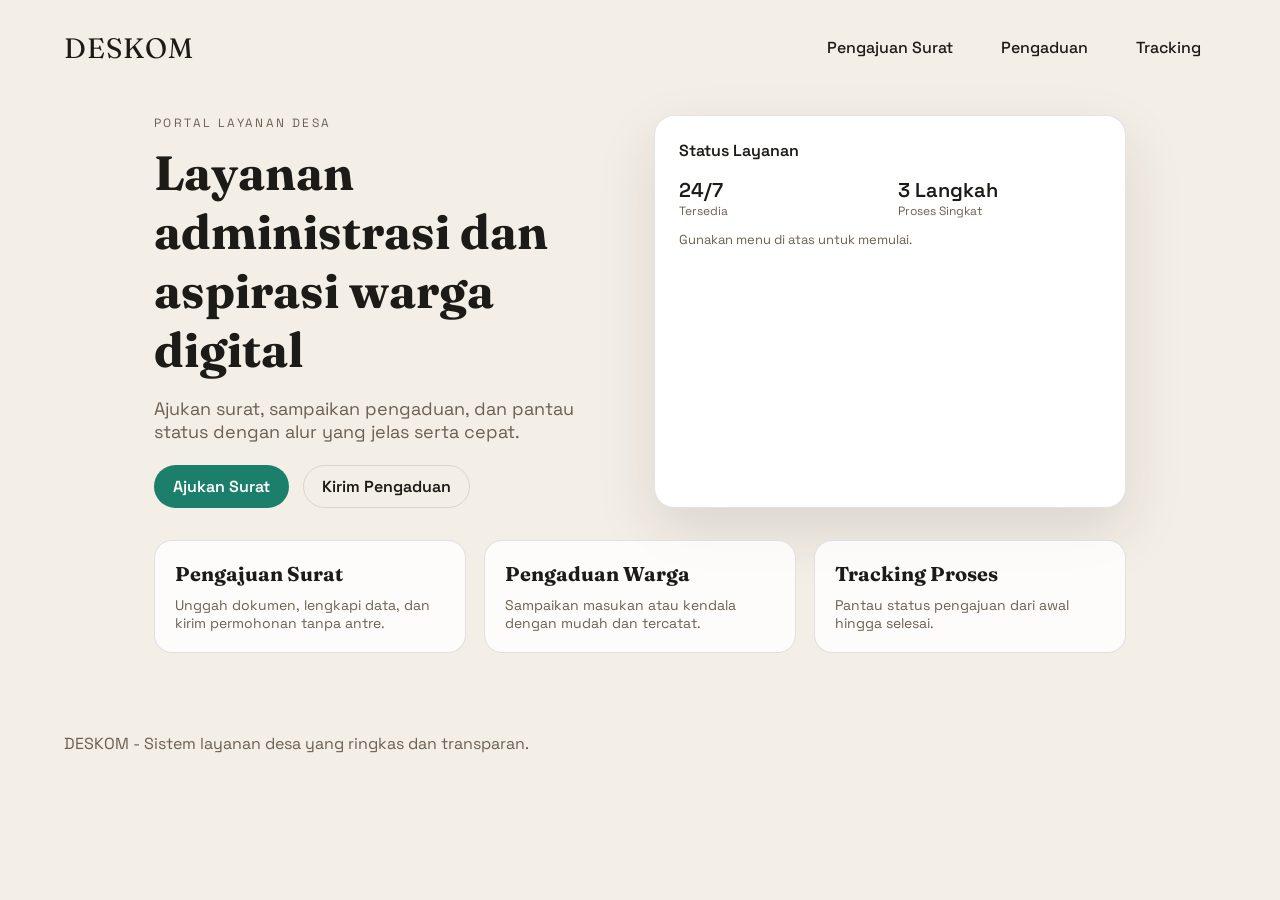
<file: templates/index.html>
<!doctype html>
<html lang="id">
  <head>
    <meta charset="utf-8" />
    <meta name="viewport" content="width=device-width, initial-scale=1" />
    <title>Deskom - Layanan Desa</title>
    <link rel="stylesheet" href="/static/style.css" />
  </head>
  <body>
    <header class="site-header">
      <div class="brand">DESKOM</div>
      <nav class="nav">
        <a href="/pengajuan">Pengajuan Surat</a>
        <a href="/pengaduan">Pengaduan</a>
        <a href="/tracking">Tracking</a>
      </nav>
    </header>

    <main class="container">
      <section class="hero">
        <div class="hero-content">
          <p class="eyebrow">Portal Layanan Desa</p>
          <h1>Layanan administrasi dan aspirasi warga digital</h1>
          <p class="lead">
            Ajukan surat, sampaikan pengaduan, dan pantau status dengan alur
            yang jelas serta cepat.
          </p>
          <div class="cta-row">
            <a class="btn primary" href="/pengajuan">Ajukan Surat</a>
            <a class="btn ghost" href="/pengaduan">Kirim Pengaduan</a>
          </div>
        </div>
        <div class="hero-card">
          <div class="card-title">Status Layanan</div>
          <div class="metrics">
            <div>
              <div class="metric-value">24/7</div>
              <div class="metric-label">Tersedia</div>
            </div>
            <div>
              <div class="metric-value">3 Langkah</div>
              <div class="metric-label">Proses Singkat</div>
            </div>
          </div>
          <p class="card-note">Gunakan menu di atas untuk memulai.</p>
        </div>
      </section>

      <section class="feature-grid">
        <a class="feature-card" href="/pengajuan">
          <h3>Pengajuan Surat</h3>
          <p>
            Unggah dokumen, lengkapi data, dan kirim permohonan tanpa antre.
          </p>
        </a>
        <a class="feature-card" href="/pengaduan">
          <h3>Pengaduan Warga</h3>
          <p>Sampaikan masukan atau kendala dengan mudah dan tercatat.</p>
        </a>
        <a class="feature-card" href="/tracking">
          <h3>Tracking Proses</h3>
          <p>Pantau status pengajuan dari awal hingga selesai.</p>
        </a>
      </section>
    </main>

    <footer class="site-footer">
      <p>DESKOM - Sistem layanan desa yang ringkas dan transparan.</p>
    </footer>
  </body>
</html>
</file>
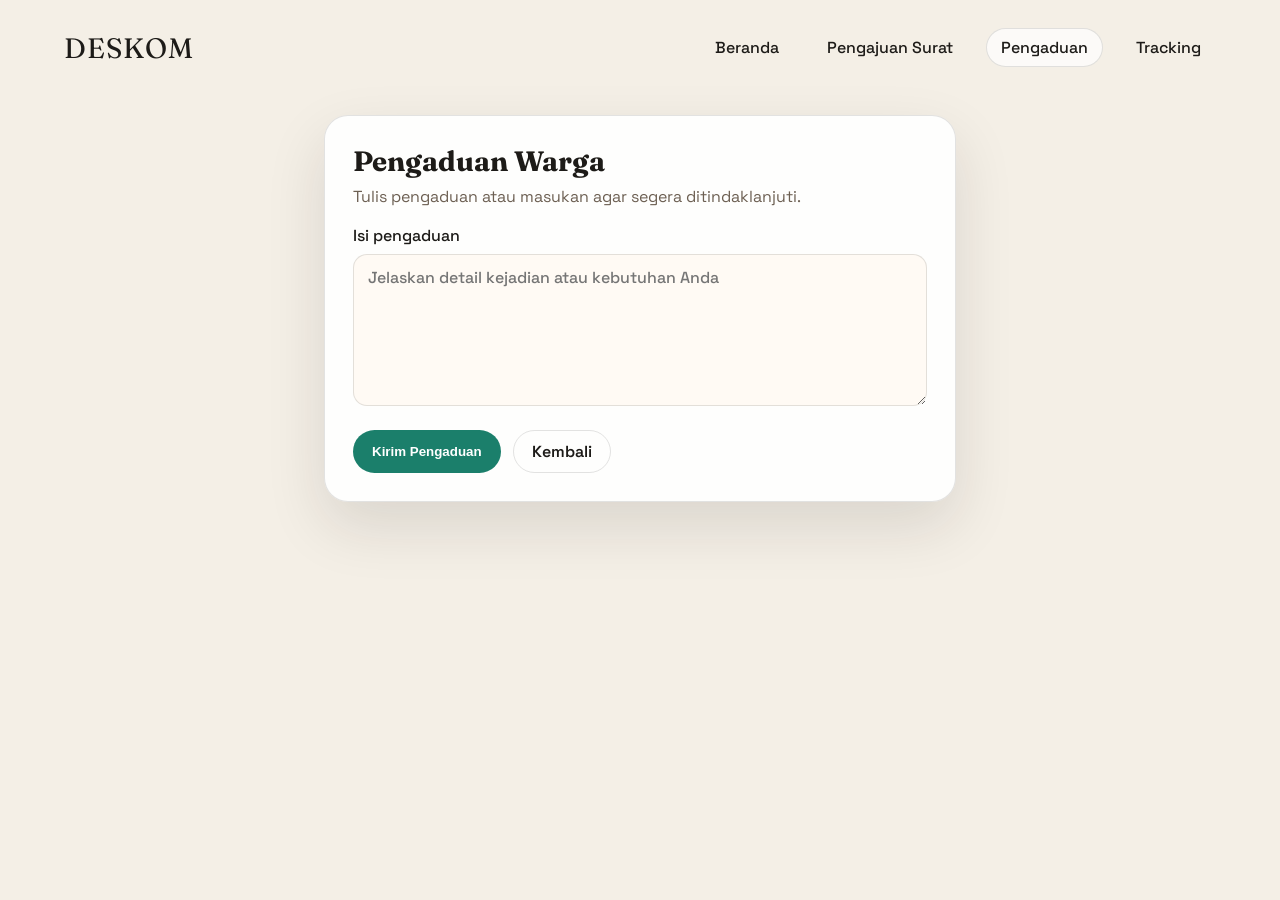
<file: templates/pengaduan.html>
<!doctype html>
<html lang="id">
  <head>
    <meta charset="utf-8" />
    <meta name="viewport" content="width=device-width, initial-scale=1" />
    <title>Pengaduan - Deskom</title>
    <link rel="stylesheet" href="/static/style.css" />
  </head>
  <body>
    <header class="site-header">
      <div class="brand">DESKOM</div>
      <nav class="nav">
        <a href="/">Beranda</a>
        <a href="/pengajuan">Pengajuan Surat</a>
        <a class="active" href="/pengaduan">Pengaduan</a>
        <a href="/tracking">Tracking</a>
      </nav>
    </header>

    <main class="container narrow">
      <section class="panel">
        <div class="panel-header">
          <h2>Pengaduan Warga</h2>
          <p>Tulis pengaduan atau masukan agar segera ditindaklanjuti.</p>
        </div>

        <form class="form" method="POST">
          <label class="field">
            <span>Isi pengaduan</span>
            <textarea
              name="isi"
              rows="6"
              placeholder="Jelaskan detail kejadian atau kebutuhan Anda"
              required
            ></textarea>
          </label>

          <div class="form-actions">
            <button class="btn primary" type="submit">Kirim Pengaduan</button>
            <a class="btn ghost" href="/">Kembali</a>
          </div>
        </form>
      </section>
    </main>
  </body>
</html>
</file>
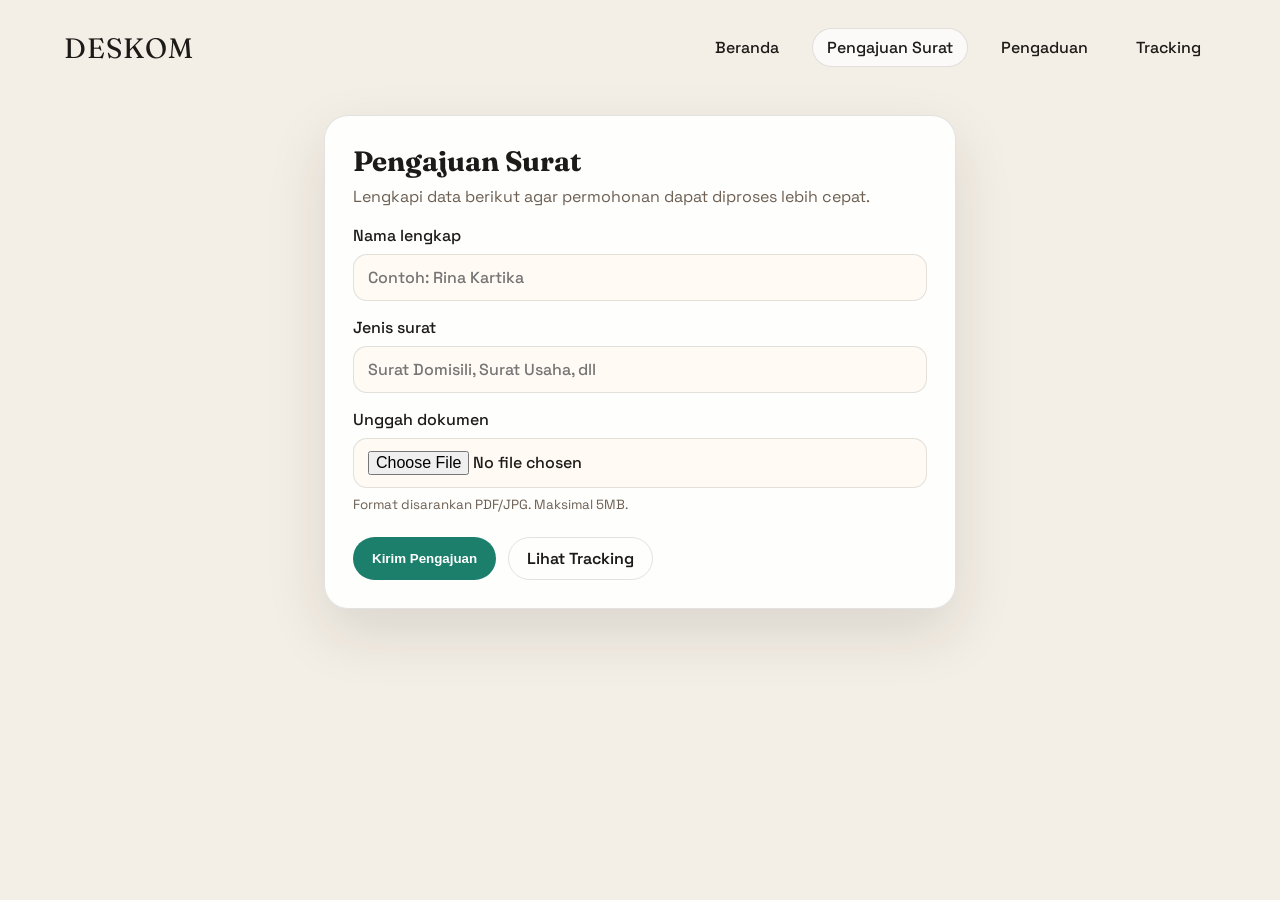
<file: templates/pengajuan.html>
<!doctype html>
<html lang="id">
  <head>
    <meta charset="utf-8" />
    <meta name="viewport" content="width=device-width, initial-scale=1" />
    <title>Pengajuan Surat - Deskom</title>
    <link rel="stylesheet" href="/static/style.css" />
  </head>
  <body>
    <header class="site-header">
      <div class="brand">DESKOM</div>
      <nav class="nav">
        <a href="/">Beranda</a>
        <a class="active" href="/pengajuan">Pengajuan Surat</a>
        <a href="/pengaduan">Pengaduan</a>
        <a href="/tracking">Tracking</a>
      </nav>
    </header>

    <main class="container narrow">
      <section class="panel">
        <div class="panel-header">
          <h2>Pengajuan Surat</h2>
          <p>
            Lengkapi data berikut agar permohonan dapat diproses lebih cepat.
          </p>
        </div>

        <form class="form" method="POST" enctype="multipart/form-data">
          <label class="field">
            <span>Nama lengkap</span>
            <input name="nama" placeholder="Contoh: Rina Kartika" required />
          </label>

          <label class="field">
            <span>Jenis surat</span>
            <input
              name="jenis"
              placeholder="Surat Domisili, Surat Usaha, dll"
              required
            />
          </label>

          <label class="field">
            <span>Unggah dokumen</span>
            <input type="file" name="file" required />
            <small>Format disarankan PDF/JPG. Maksimal 5MB.</small>
          </label>

          <div class="form-actions">
            <button class="btn primary" type="submit">Kirim Pengajuan</button>
            <a class="btn ghost" href="/tracking">Lihat Tracking</a>
          </div>
        </form>
      </section>
    </main>
  </body>
</html>
</file>
<file: static/style.css>
@import url("https://fonts.googleapis.com/css2?family=Fraunces:wght@400;600;700&family=Space+Grotesk:wght@400;500;600&display=swap");

:root {
  --bg: #f4efe6;
  --bg-deep: #e7dccb;
  --ink: #1d1b18;
  --muted: #6c5f52;
  --accent: #1b7f6b;
  --accent-2: #d4632b;
  --card: #ffffff;
  --line: rgba(29, 27, 24, 0.12);
  --shadow: 0 24px 60px rgba(29, 27, 24, 0.12);
}

* {
  box-sizing: border-box;
  margin: 0;
  padding: 0;
}

body {
  font-family: "Space Grotesk", system-ui, sans-serif;
  color: var(--ink);
  background: var(--bg);
  min-height: 100vh;
}

a {
  color: inherit;
  text-decoration: none;
}

.site-header {
  display: flex;
  align-items: center;
  justify-content: space-between;
  padding: 28px 64px 8px;
}

.brand {
  font-family: "Fraunces", serif;
  font-size: 28px;
  letter-spacing: 1px;
}

.nav {
  display: flex;
  gap: 18px;
  flex-wrap: wrap;
}

.nav a {
  padding: 8px 14px;
  border-radius: 999px;
  border: 1px solid transparent;
  transition: all 0.2s ease;
  font-weight: 500;
}

.nav a:hover,
.nav a.active {
  border-color: var(--line);
  background: rgba(255, 255, 255, 0.7);
}

.container {
  max-width: 1100px;
  margin: 0 auto;
  padding: 40px 64px 80px;
}

.container.narrow {
  max-width: 760px;
}

.hero {
  display: grid;
  grid-template-columns: repeat(auto-fit, minmax(260px, 1fr));
  gap: 28px;
  align-items: stretch;
  animation: fade-up 0.6s ease both;
}

.hero-content h1 {
  font-family: "Fraunces", serif;
  font-size: clamp(32px, 4vw, 48px);
  margin: 12px 0 18px;
}

.eyebrow {
  text-transform: uppercase;
  font-size: 12px;
  letter-spacing: 2.4px;
  color: var(--muted);
}

.lead {
  font-size: 18px;
  color: var(--muted);
  max-width: 520px;
}

.cta-row {
  display: flex;
  gap: 14px;
  flex-wrap: wrap;
  margin-top: 22px;
}

.hero-card {
  background: var(--card);
  padding: 24px;
  border-radius: 20px;
  box-shadow: var(--shadow);
  border: 1px solid var(--line);
}

.card-title {
  font-weight: 600;
  margin-bottom: 16px;
}

.metrics {
  display: grid;
  grid-template-columns: repeat(2, 1fr);
  gap: 16px;
  margin-bottom: 12px;
}

.metric-value {
  font-size: 20px;
  font-weight: 600;
}

.metric-label {
  font-size: 12px;
  color: var(--muted);
}

.card-note {
  color: var(--muted);
  font-size: 13px;
}

.feature-grid {
  display: grid;
  grid-template-columns: repeat(auto-fit, minmax(220px, 1fr));
  gap: 18px;
  margin-top: 32px;
  animation: fade-up 0.6s ease 0.1s both;
}

.feature-card {
  background: rgba(255, 255, 255, 0.8);
  padding: 20px;
  border-radius: 18px;
  border: 1px solid var(--line);
  transition:
    transform 0.2s ease,
    box-shadow 0.2s ease;
}

.feature-card:hover {
  transform: translateY(-4px);
  box-shadow: var(--shadow);
}

.feature-card h3 {
  font-family: "Fraunces", serif;
  margin-bottom: 10px;
  font-size: 20px;
}

.feature-card p {
  color: var(--muted);
  font-size: 14px;
}

.panel {
  background: rgba(255, 255, 255, 0.9);
  padding: 28px;
  border-radius: 24px;
  border: 1px solid var(--line);
  box-shadow: var(--shadow);
  animation: fade-up 0.5s ease both;
}

.panel-header h2 {
  font-family: "Fraunces", serif;
  font-size: 28px;
  margin-bottom: 8px;
}

.panel-header p {
  color: var(--muted);
  margin-bottom: 18px;
}

.form {
  display: grid;
  gap: 16px;
}

.field {
  display: grid;
  gap: 8px;
  font-weight: 500;
}

.field input,
.field textarea {
  padding: 12px 14px;
  border-radius: 14px;
  border: 1px solid var(--line);
  font: inherit;
  background: #fffaf4;
}

.field input:focus,
.field textarea:focus {
  outline: 2px solid rgba(27, 127, 107, 0.3);
  border-color: var(--accent);
}

.field small {
  color: var(--muted);
  font-weight: 400;
}

.form-actions {
  display: flex;
  gap: 12px;
  flex-wrap: wrap;
  margin-top: 8px;
}

.btn {
  padding: 10px 18px;
  border-radius: 999px;
  border: 1px solid var(--line);
  font-weight: 600;
  display: inline-flex;
  align-items: center;
  justify-content: center;
  transition:
    transform 0.2s ease,
    box-shadow 0.2s ease;
}

.btn.primary {
  background: var(--accent);
  color: white;
  border-color: transparent;
}

.btn.ghost {
  background: transparent;
}

.btn:hover {
  transform: translateY(-1px);
  box-shadow: 0 12px 24px rgba(27, 127, 107, 0.18);
}

.table-wrap {
  overflow-x: auto;
}

table {
  width: 100%;
  border-collapse: collapse;
  min-width: 420px;
}

th,
td {
  text-align: left;
  padding: 12px 10px;
  border-bottom: 1px solid var(--line);
}

th {
  font-size: 13px;
  text-transform: uppercase;
  letter-spacing: 1px;
  color: var(--muted);
}

.status {
  display: inline-flex;
  padding: 6px 10px;
  border-radius: 999px;
  background: rgba(27, 127, 107, 0.12);
  color: var(--accent);
  font-weight: 600;
  font-size: 12px;
}

.empty-state {
  display: grid;
  gap: 12px;
  padding: 20px;
  background: rgba(27, 127, 107, 0.08);
  border-radius: 16px;
}

.site-footer {
  padding: 0 64px 40px;
  color: var(--muted);
}

@keyframes fade-up {
  from {
    opacity: 0;
    transform: translateY(16px);
  }
  to {
    opacity: 1;
    transform: translateY(0);
  }
}

@media (max-width: 768px) {
  .site-header {
    padding: 24px 24px 0;
    flex-direction: column;
    align-items: flex-start;
    gap: 12px;
  }

  .container {
    padding: 32px 24px 64px;
  }

  .site-footer {
    padding: 0 24px 32px;
  }
}
</file>
